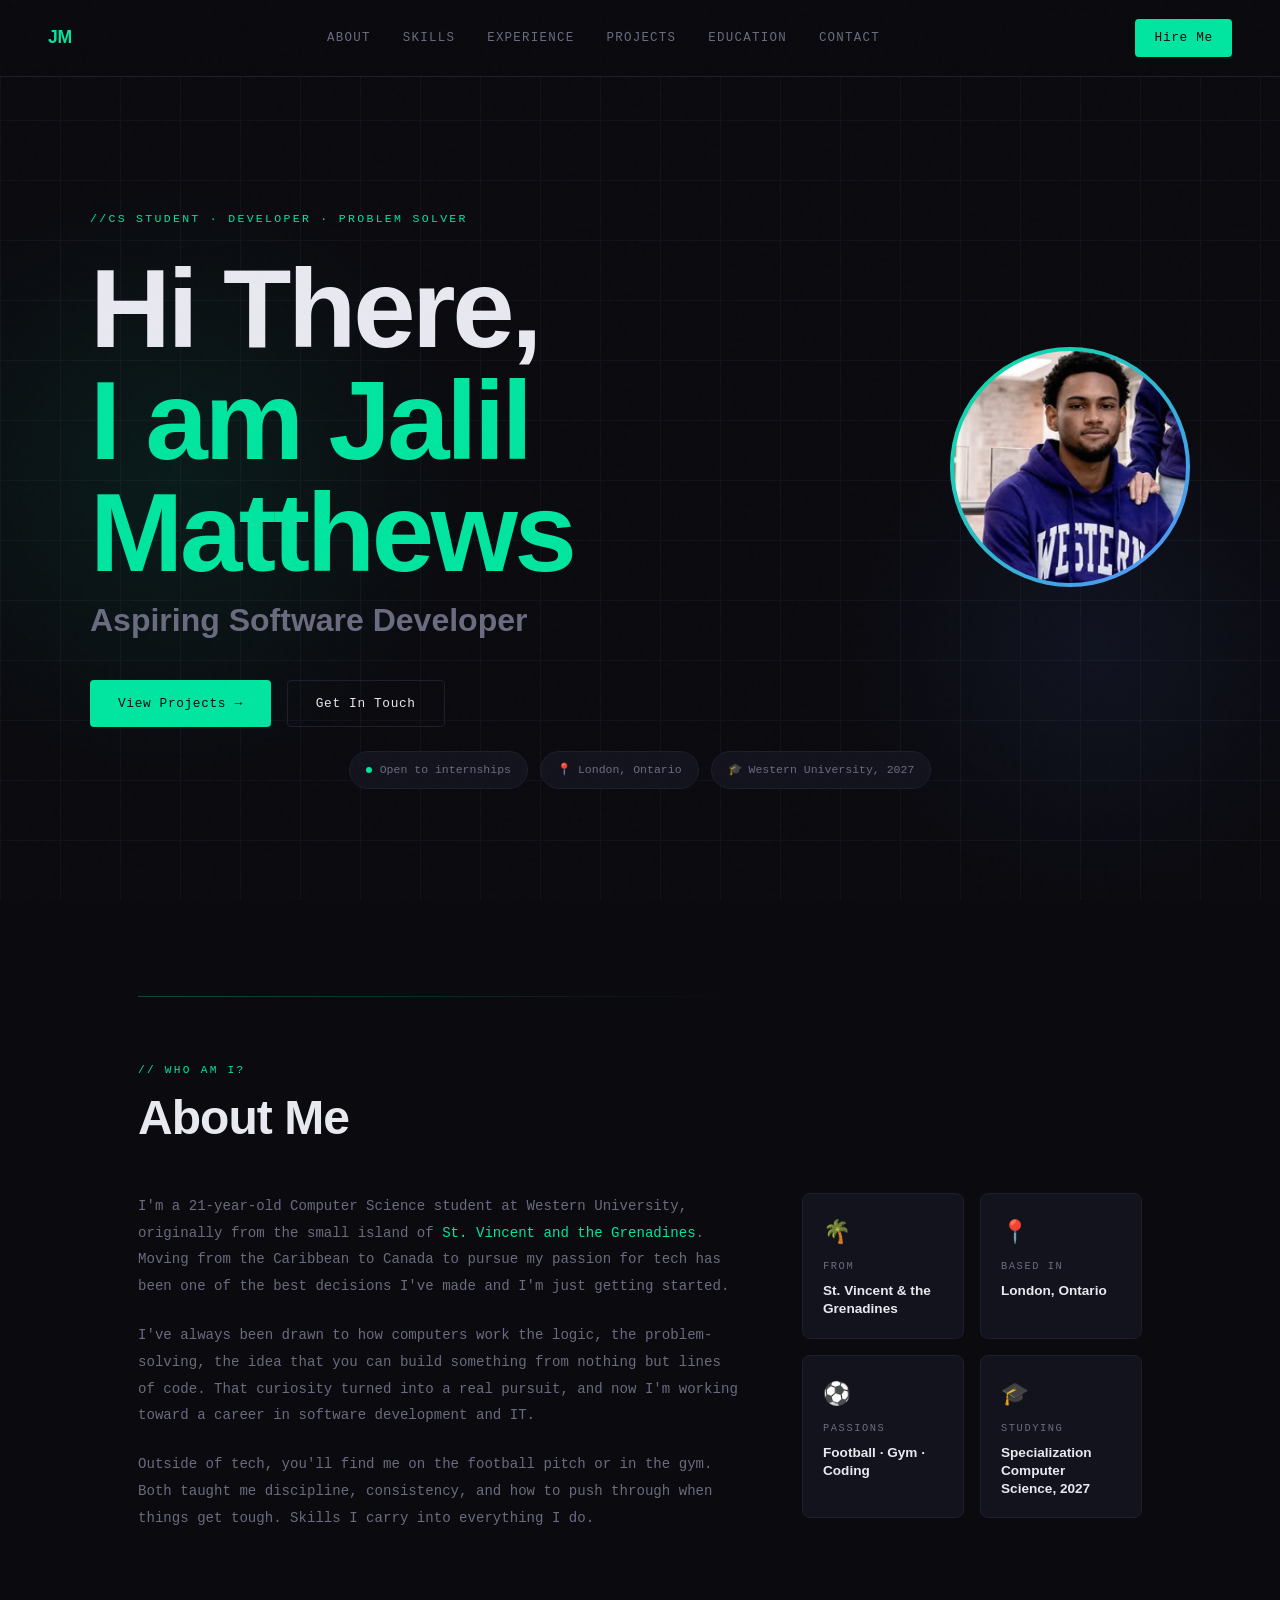
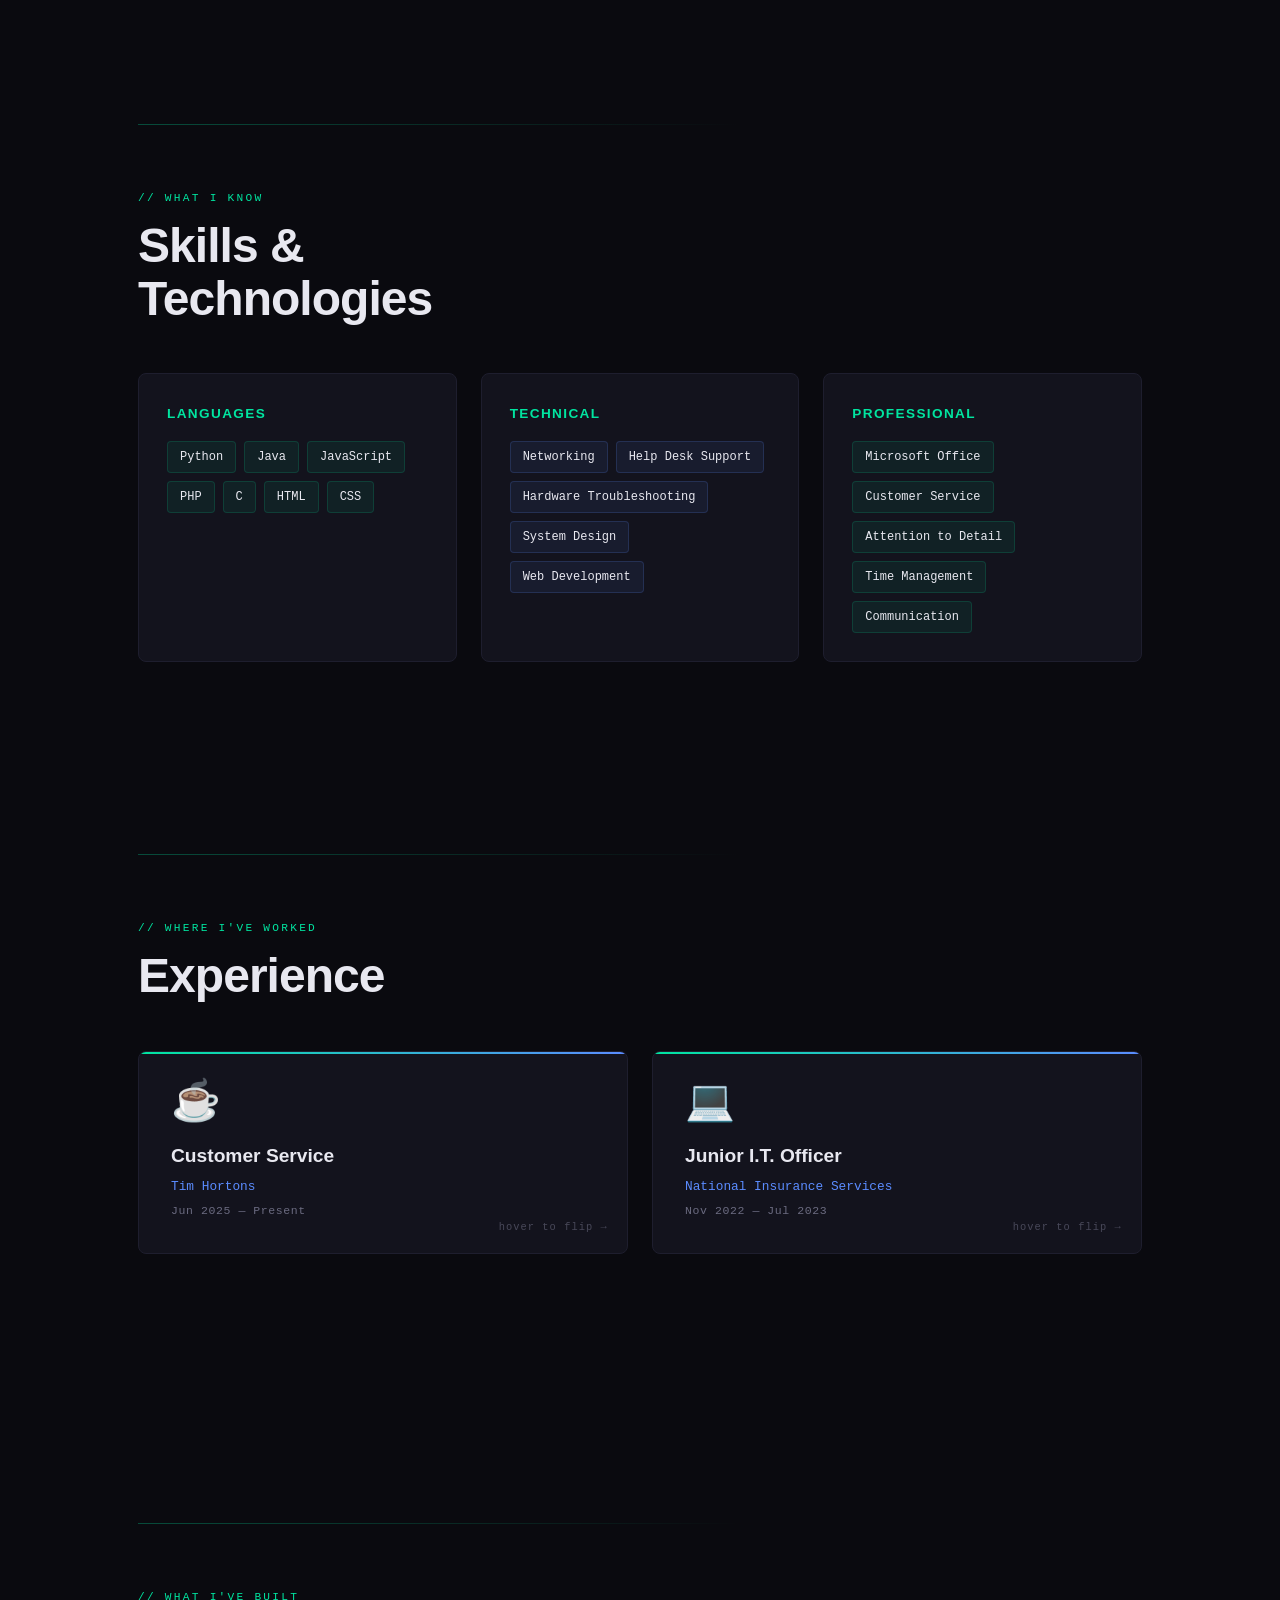
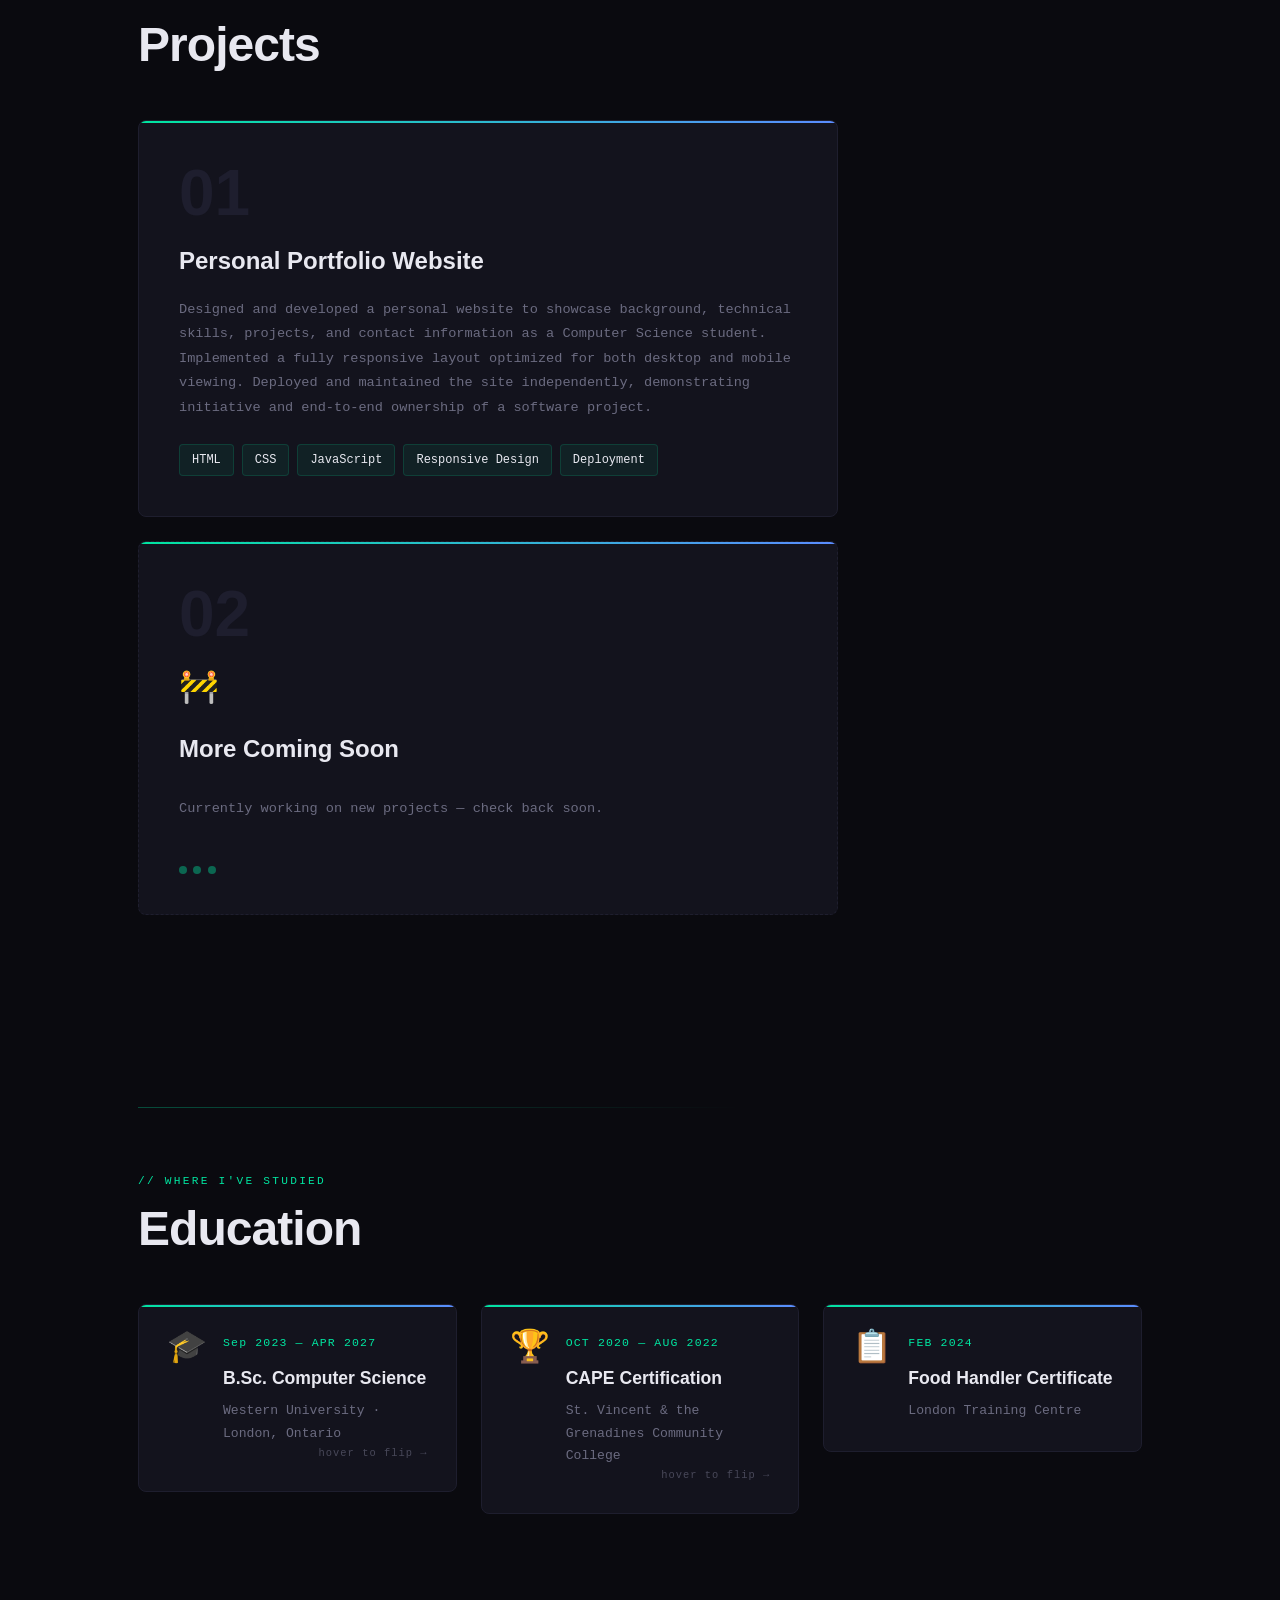
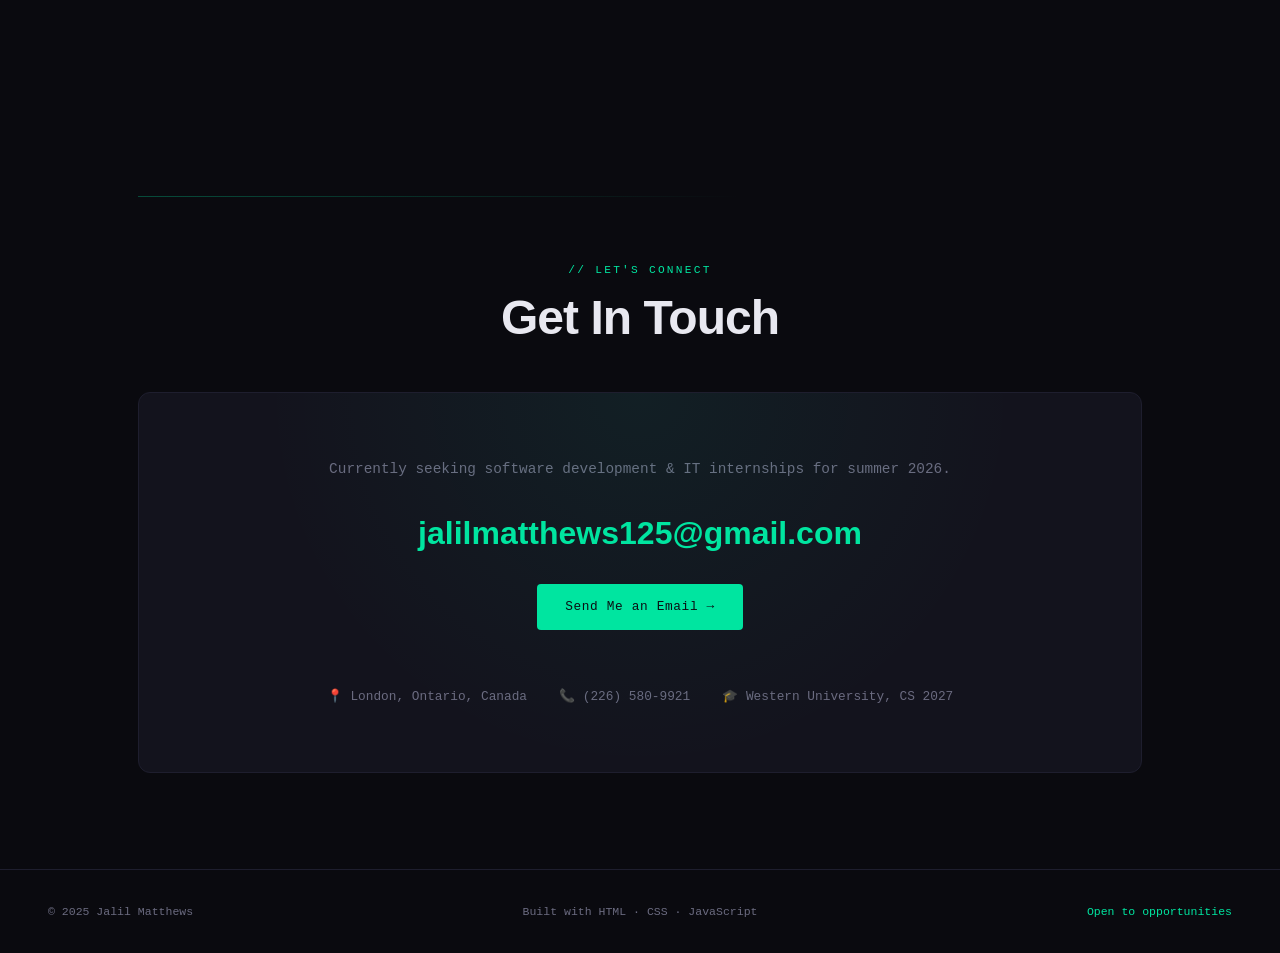
<file: index.html>
<!DOCTYPE html>
<html lang="en">
<head>
  <meta charset="UTF-8" />
  <meta name="viewport" content="width=device-width, initial-scale=1.0"/>
  <title>Jalil Matthews — CS Student & Developer</title>
  <link rel="stylesheet" href="styles.css"/>
</head>
<body>

  
  <nav>
    <div class="navLogo"><a href="#intro">JM</a></div>
    <ul class="navLinks">
      <li><a href="#about">About</a></li>
      <li><a href="#skills">Skills</a></li>
      <li><a href="#experience">Experience</a></li>
      <li><a href="#projects">Projects</a></li>
      <li><a href="#education">Education</a></li>
      <li><a href="#contact">Contact</a></li>
    </ul>
    <a href="mailto:jalilmatthews125@gmail.com" class="btn btn-primary" style="padding:0.5rem 1.2rem;">Hire Me</a>
  </nav>

  
 <section id="intro" >
  <div class="intro-grid-bg"></div>
  <div class="intro-glow"></div>
  <div class="intro-glow2"></div>

  <div class="intro-inner">
    <div class="intro-content">
      <div class="intro-tag">//CS Student · Developer · Problem Solver</div>
      <h1 class="intro-name">Hi There,<br><span>I am Jalil Matthews</span></h1>
      <p class="intro-sub">Aspiring Software Developer</p>
      <div class="intro-ctas">
        <a href="#projects" class="btn btn-primary">View Projects →</a>
        <a href="https://www.linkedin.com/in/jalil-matthews-21b162264/" target="_blank" class="btn btn-outline">Get In Touch</a>
      </div>
    </div>

    <div class="intro-photo-wrap">
      <div class="intro-photo-ring">
        <img src="Jalil_portrait.png" alt="Jalil Matthews" class="intro-photo-img"/>
        <div class="intro-photo-placeholder"><span>JM</span></div>
      </div>
    </div>
  </div>

  <div class="intro-pills">
    <div class="status-pill"><span class="status-dot"></span> Open to internships</div>
    <div class="status-pill">📍 London, Ontario</div>
    <div class="status-pill">🎓 Western University, 2027</div>
  </div>
 </section>

 
 <section id="about">
  <div class="divider"></div>
  <p class="section-label reveal">// Who am I?</p>
  <h2 class="section-title reveal">About Me</h2>

  <div class="about-grid">
    <div class="about-text reveal">
      <p>
        I'm a 21-year-old Computer Science student at Western University, originally from the 
        small island of <span class="about-highlight">St. Vincent and the Grenadines</span>. 
        Moving from the Caribbean to Canada to pursue my passion for tech has been one of the 
        best decisions I've made and I'm just getting started.
      </p>
      <p>
        I've always been drawn to how computers work the logic, the problem-solving, the 
        idea that you can build something from nothing but lines of code. That curiosity turned 
        into a real pursuit, and now I'm working toward a career in software development and IT.
      </p>
      <p>
        Outside of tech, you'll find me on the football pitch or in the gym. Both taught me 
        discipline, consistency, and how to push through when things get tough. Skills I carry 
        into everything I do.
      </p>
    </div>

    <div class="about-cards reveal">
      <div class="about-stat-card">
        <span class="about-stat-icon">🌴</span>
        <div class="about-stat-label">From</div>
        <div class="about-stat-value">St. Vincent &amp; the Grenadines</div>
      </div>
      <div class="about-stat-card">
        <span class="about-stat-icon">📍</span>
        <div class="about-stat-label">Based In</div>
        <div class="about-stat-value">London, Ontario</div>
      </div>
      <div class="about-stat-card">
        <span class="about-stat-icon">⚽</span>
        <div class="about-stat-label">Passions</div>
        <div class="about-stat-value">Football · Gym · Coding</div>
      </div>
      <div class="about-stat-card">
        <span class="about-stat-icon">🎓</span>
        <div class="about-stat-label">Studying</div>
        <div class="about-stat-value">Specialization Computer Science, 2027</div>
      </div>
    </div>
  </div>
 </section>

  
  <section id="skills">
    <div class="divider"></div>
    <p class="section-label reveal">// What I know</p>
    <h2 class="section-title reveal">Skills &<br>Technologies</h2>
    <div class="skills-grid">
      <div class="skill-card reveal">
        <div class="skill-card-title">Languages</div>
        <div class="skill-tags">
          <span class="tag">Python</span>
          <span class="tag">Java</span>
          <span class="tag">JavaScript</span>
          <span class="tag">PHP</span>
          <span class="tag">C</span>
          <span class="tag">HTML</span>
          <span class="tag">CSS</span>
        </div>
      </div>
      <div class="skill-card reveal">
        <div class="skill-card-title">Technical</div>
        <div class="skill-tags">
          <span class="tag blue">Networking</span>
          <span class="tag blue">Help Desk Support</span>
          <span class="tag blue">Hardware Troubleshooting</span>
          <span class="tag blue">System Design</span>
          <span class="tag blue">Web Development</span>
        </div>
      </div>
      <div class="skill-card reveal">
        <div class="skill-card-title">Professional</div>
        <div class="skill-tags">
          <span class="tag">Microsoft Office</span>
          <span class="tag">Customer Service</span>
          <span class="tag">Attention to Detail</span>
          <span class="tag">Time Management</span>
          <span class="tag">Communication</span>
        </div>
      </div>
    </div>
  </section>


  <section id="experience">
  <div class="divider"></div>
  <p class="section-label reveal">// Where I've worked</p>
  <h2 class="section-title reveal">Experience</h2>

  <div class="exp-grid">

    <div class="exp-card reveal">
      <div class="exp-card-inner">
        <!-- FRONT -->
        <div class="exp-front">
          <div class="exp-logo">☕</div>
          <div class="exp-front-info">
            <div class="exp-role">Customer Service</div>
            <div class="exp-company">Tim Hortons</div>
            <div class="exp-date">Jun 2025 — Present</div>
          </div>
          <div class="exp-flip-hint">hover to flip →</div>
        </div>
        <!-- BACK -->
        <div class="exp-back">
          <div class="exp-back-title">Responsibilities</div>
          <ul class="exp-back-list">
            <li>Strengthened multitasking and time management in a fast-paced environment</li>
            <li>Delivered excellent customer care ensuring positive experiences</li>
            <li>Operated point-of-sale systems to process transactions accurately</li>
            <li>Maintained an organized workspace for smooth operational flow</li>
          </ul>
        </div>
      </div>
    </div>

    <div class="exp-card reveal">
      <div class="exp-card-inner">
        <!-- FRONT -->
        <div class="exp-front">
          <div class="exp-logo">💻</div>
          <div class="exp-front-info">
            <div class="exp-role">Junior I.T. Officer</div>
            <div class="exp-company">National Insurance Services</div>
            <div class="exp-date">Nov 2022 — Jul 2023</div>
          </div>
          <div class="exp-flip-hint">hover to flip →</div>
        </div>
        <!-- BACK -->
        <div class="exp-back">
          <div class="exp-back-title">Responsibilities</div>
          <ul class="exp-back-list">
            <li>Provided IT support resolving hardware, software and network issues</li>
            <li>Updated componentents on the Company's internal website</li>
            <li>Cultivated professional communication skills with diverse user groups</li>
            <li>Demonstrated strong problem-solving in fast-paced scenarios</li>
            <li>Adopted new technologies to continuously improve service delivery</li>
          </ul>
        </div>
      </div>
    </div>

  </div>
</section>

  
  <section id="projects">
    <div class="divider"></div>
    <p class="section-label reveal">// What I've built</p>
    <h2 class="section-title reveal">Projects</h2>
    <div class="project-card reveal" style="max-width:700px;">
      <div class="project-number">01</div>
      <div class="project-title">Personal Portfolio Website</div>
      <p class="project-desc">
        Designed and developed a personal website to showcase background, technical skills, projects, and contact information as a Computer Science student. Implemented a fully responsive layout optimized for both desktop and mobile viewing. Deployed and maintained the site independently, demonstrating initiative and end-to-end ownership of a software project.
      </p>
      <div class="project-stack">
        <span class="tag">HTML</span>
        <span class="tag">CSS</span>
        <span class="tag">JavaScript</span>
        <span class="tag">Responsive Design</span>
        <span class="tag">Deployment</span>
      </div>
    </div>
    <div class="project-card project-coming-soon reveal" style="max-width:700px; margin-top: 1.5rem;">
  <div class="project-number">02</div>
  <div class="coming-soon-content">
    <div class="coming-soon-icon">🚧</div>
    <div class="project-title">More Coming Soon</div>
    <p class="project-desc">Currently working on new projects — check back soon.</p>
    <div class="coming-soon-dots">
      <span></span>
      <span></span>
      <span></span>
    </div>
  </div>
</div>
    
  </section>

  
  <section id="education">
  <div class="divider"></div>
  <p class="section-label reveal">// Where I've studied</p>
  <h2 class="section-title reveal">Education</h2>

  <div class="edu-flip-grid">

    <!-- Western University -->
    <div class="edu-card-flip reveal">
      <div class="edu-card-inner">
        <!-- FRONT -->
        <div class="edu-front">
          <div class="edu-front-top">
            <div class="edu-icon">🎓</div>
            <div>
              <div class="edu-year">Sep 2023 — APR 2027</div>
              <div class="edu-degree">B.Sc. Computer Science</div>
              <div class="edu-school">Western University · London, Ontario</div>
            </div>
          </div>
          <div class="edu-flip-hint">hover to flip →</div>
        </div>
        <!-- BACK -->
        <div class="edu-back">
          <div class="edu-back-title">Relevant Courses</div>
          <div class="edu-course-tags">
            <span class="tag">CS1027</span>
            <span class="tag">CS2210</span>
            <span class="tag">CS2209</span>
            <span class="tag">CS2212</span>
            <span class="tag">CS3305</span>
            <span class="tag">CS3350</span>
            <span class="tag">CS3319</span>
            <span class="tag">CS3342</span>
          </div>
        </div>
      </div>
    </div>

    <!-- CAPE -->
    <div class="edu-card-flip reveal">
      <div class="edu-card-inner">
        <!-- FRONT -->
        <div class="edu-front">
          <div class="edu-front-top">
            <div class="edu-icon">🏆</div>
            <div>
              <div class="edu-year">OCT 2020 — AUG 2022</div>
              <div class="edu-degree">CAPE Certification</div>
              <div class="edu-school">St. Vincent &amp; the Grenadines Community College</div>
            </div>
          </div>
          <div class="edu-flip-hint">hover to flip →</div>
        </div>
        <!-- BACK -->
        <div class="edu-back">
          <div class="edu-back-title">🥇 Ranked Tied #1 in the Caribbean — Unit 2 Computer Science</div>
          <div class="edu-grades-grid">
            <div class="edu-grades-col">
              <div class="edu-grades-header">Unit 1</div>
              <div class="edu-grade-row"><span>Accounting</span><span class="grade grade-top">I</span></div>
              <div class="edu-grade-row"><span>Communication Studies</span><span class="grade">II</span></div>
                            <div class="edu-grade-row"><span>Computer Science</span><span class="grade grade-top">I</span></div>
              <div class="edu-grade-row"><span>Management of Business</span><span class="grade">II</span></div>
              <div class="edu-grade-row"><span>Pure Mathematics</span><span class="grade">IV</span></div>

              
            </div>
            <div class="edu-grades-col">
              <div class="edu-grades-header">Unit 2</div>
              <div class="edu-grade-row"><span>Accounting</span><span class="grade grade-top">I</span></div>
              <div class="edu-grade-row"><span>Computer Science</span><span class="grade grade-top">I</span></div>
              <div class="edu-grade-row"><span>Management of Business</span><span class="grade grade-top">I</span></div>
            </div>
          </div>
        </div>
      </div>
    </div>

    <!-- Food Handler -->
    <div class="edu-card-flip reveal">
      <div class="edu-card-inner">
        <!-- FRONT -->
        <div class="edu-front">
          <div class="edu-front-top">
            <div class="edu-icon">📋</div>
            <div>
              <div class="edu-year">FEB 2024</div>
              <div class="edu-degree">Food Handler Certificate</div>
              <div class="edu-school">London Training Centre</div>
            </div>
          </div>
        </div>
        <!-- BACK (simple) -->
        <div class="edu-back" style="justify-content:center; align-items:center; text-align:center;">
          <div style="font-size:2.5rem;">✅</div>
          <div class="edu-back-title" style="margin-top:0.75rem;">Certified Food Handler</div>
          <p style="color:var(--muted);font-size:0.78rem;margin-top:0.5rem;">Completed Feb 2024 at London Training Centre</p>
        </div>
      </div>
    </div>

  </div>
</section>

  
  <section id="contact">
    <div class="divider"></div>
    <p class="section-label reveal">// Let's connect</p>
    <h2 class="section-title reveal">Get In Touch</h2>
    <div class="contact-box reveal">
      <p style="color:var(--muted);font-size:0.9rem;">Currently seeking software development &amp; IT internships for summer 2026.</p>
      <a href="https://mail.google.com/mail/?view=cm&to=jalilmatthews125@gmail.com" target="_blank" class="contact-email">
  jalilmatthews125@gmail.com
</a>
      <a href="https://mail.google.com/mail/?view=cm&to=jalilmatthews125@gmail.com" target="_blank" class="btn btn-primary"
   style="margin:0 auto 1.5rem;">
  Send Me an Email →
</a>
      <div class="contact-meta">
        <div class="contact-item">📍 London, Ontario, Canada</div>
        <div class="contact-item">📞 (226) 580-9921</div>
        <div class="contact-item">🎓 Western University, CS 2027</div>
      </div>
    </div>
  </section>

  <footer>
    <span>© 2025 Jalil Matthews</span>
    <span>Built with HTML · CSS · JavaScript</span>
    <span style="color:var(--accent);">Open to opportunities</span>
  </footer>
<script src="main.js"></script>
</body>
</file>
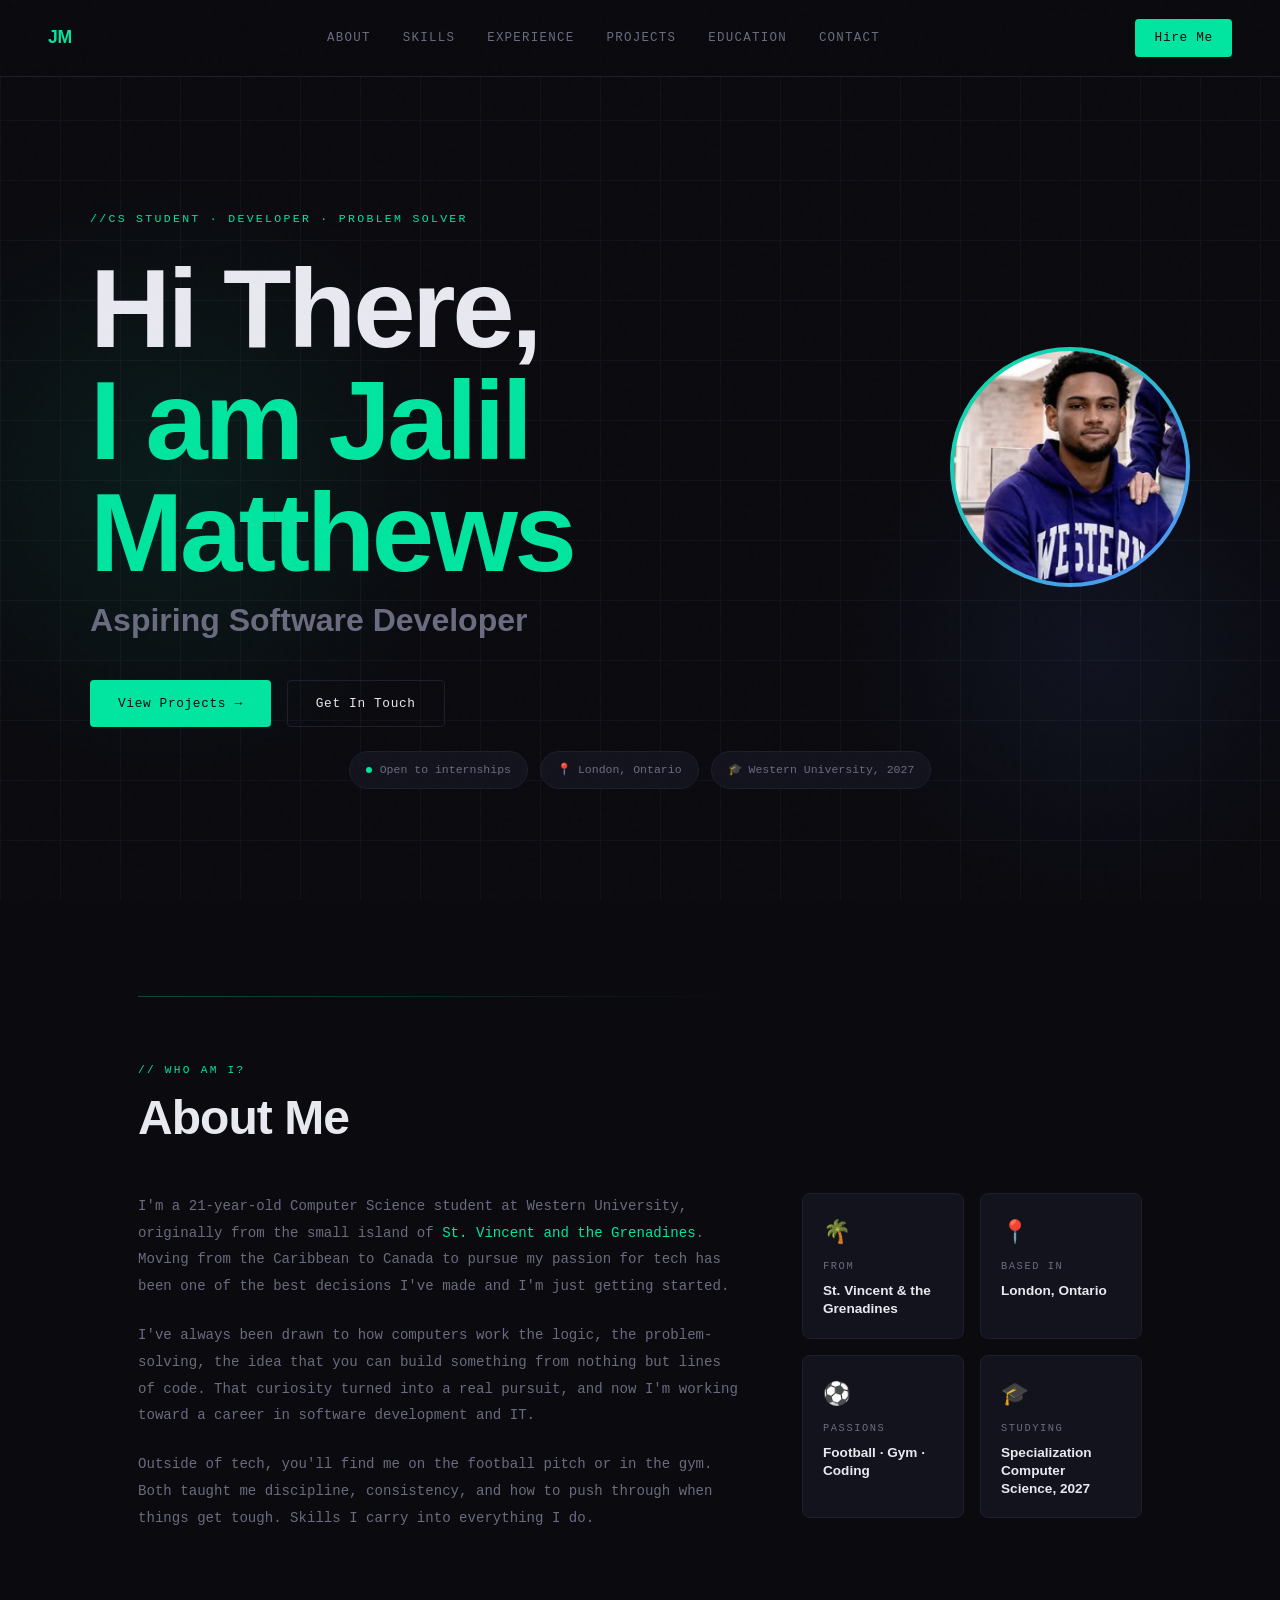
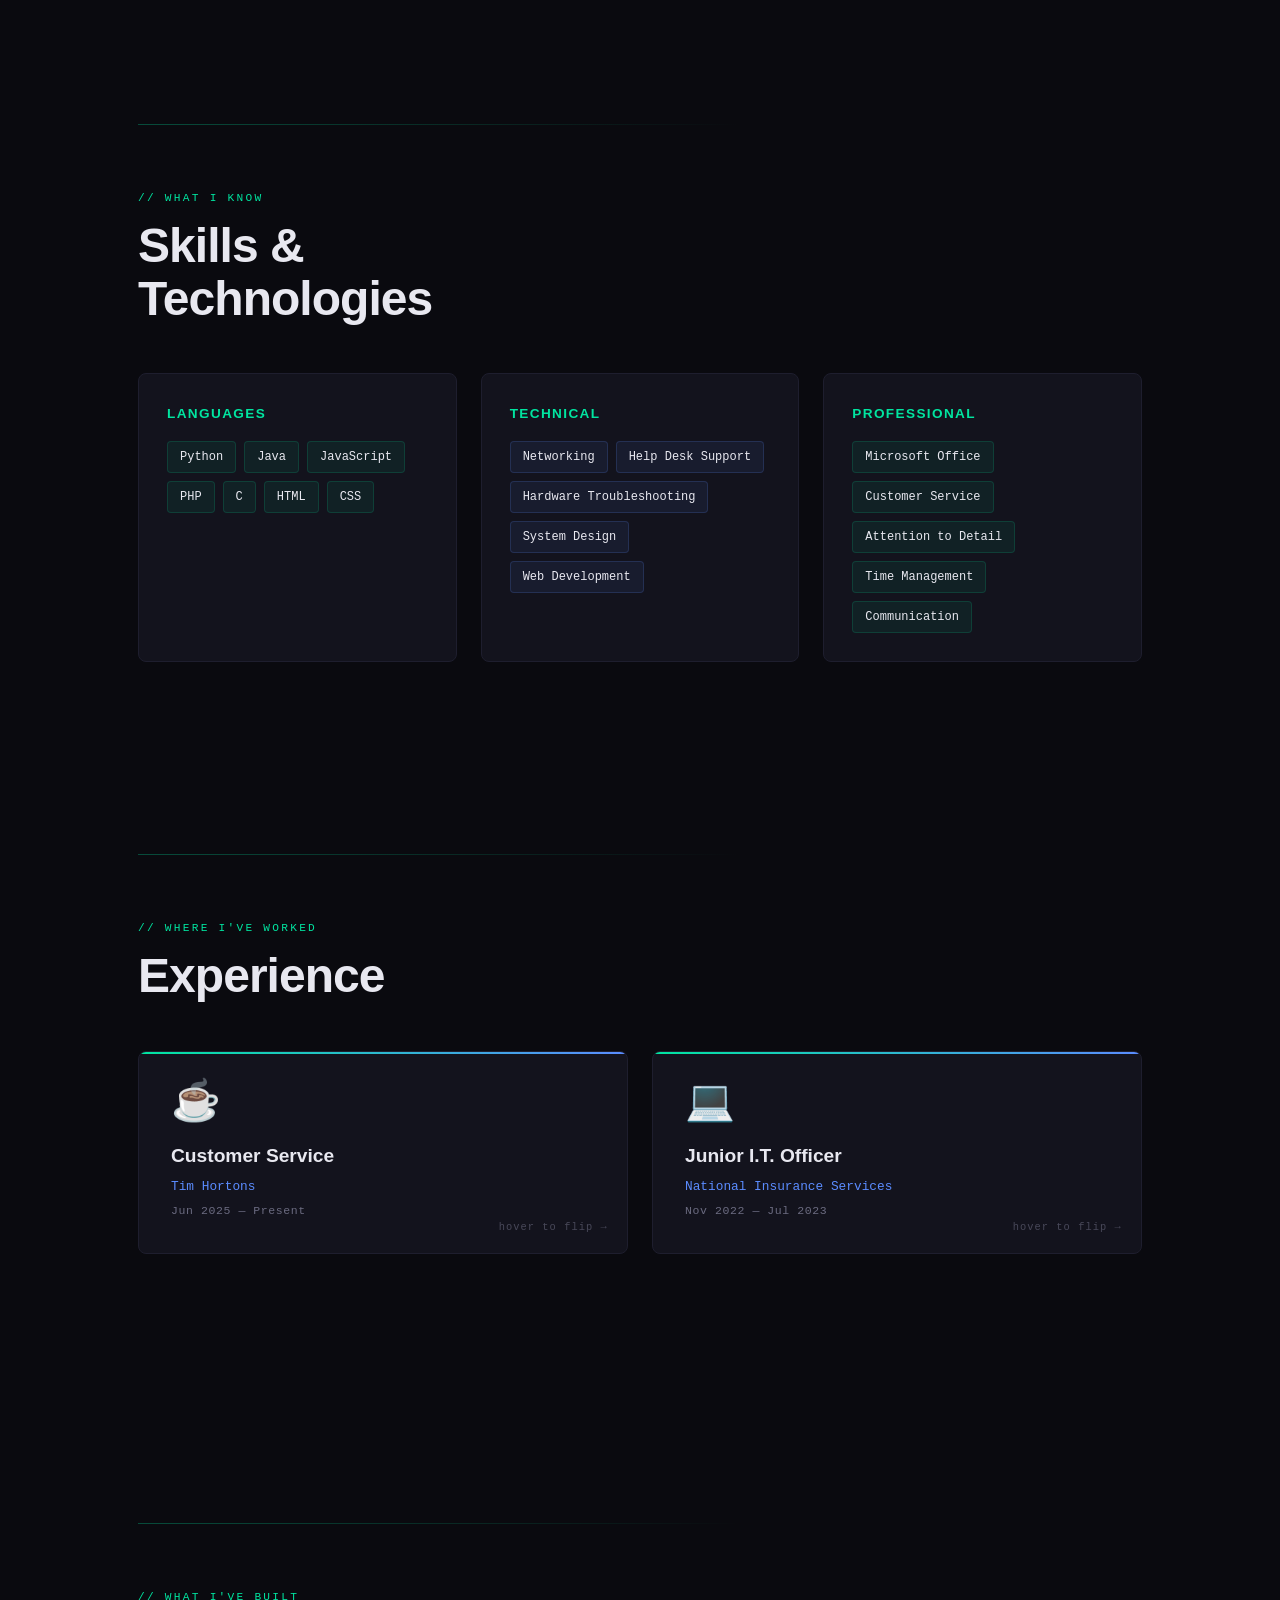
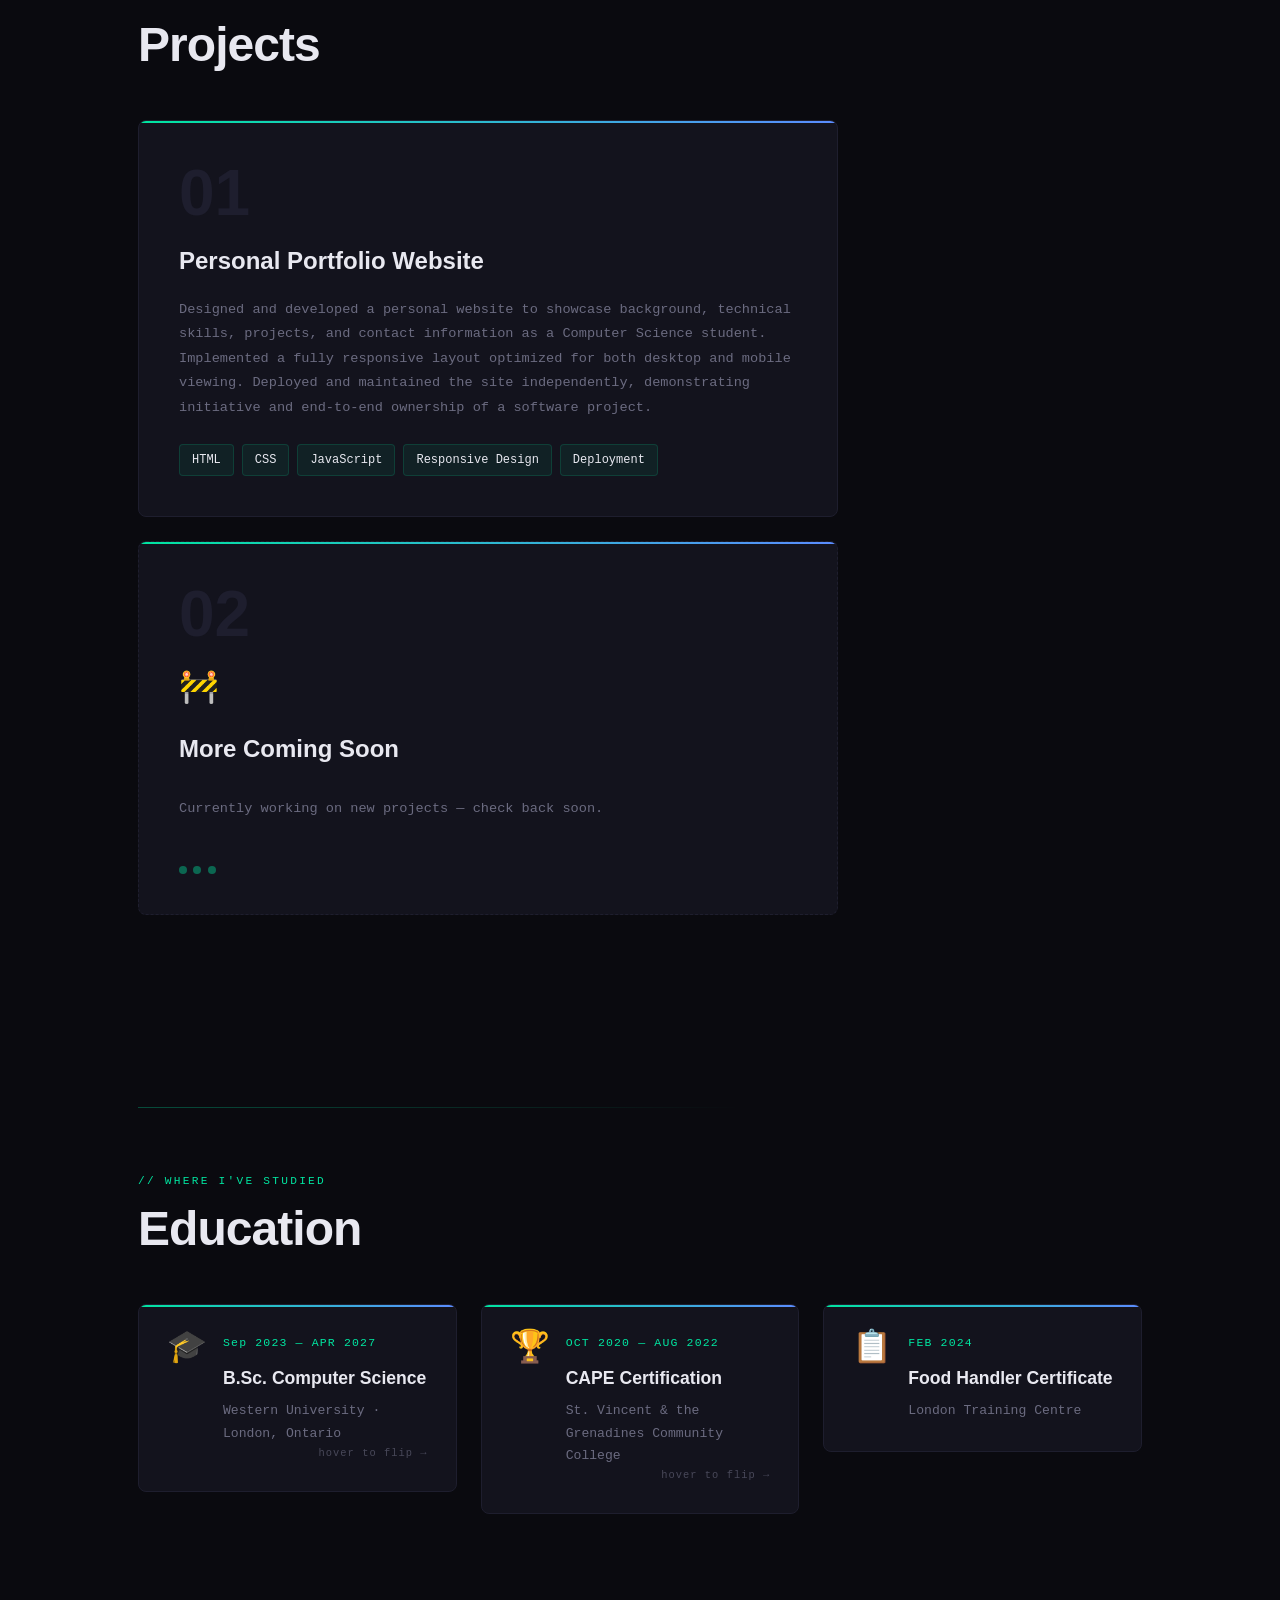
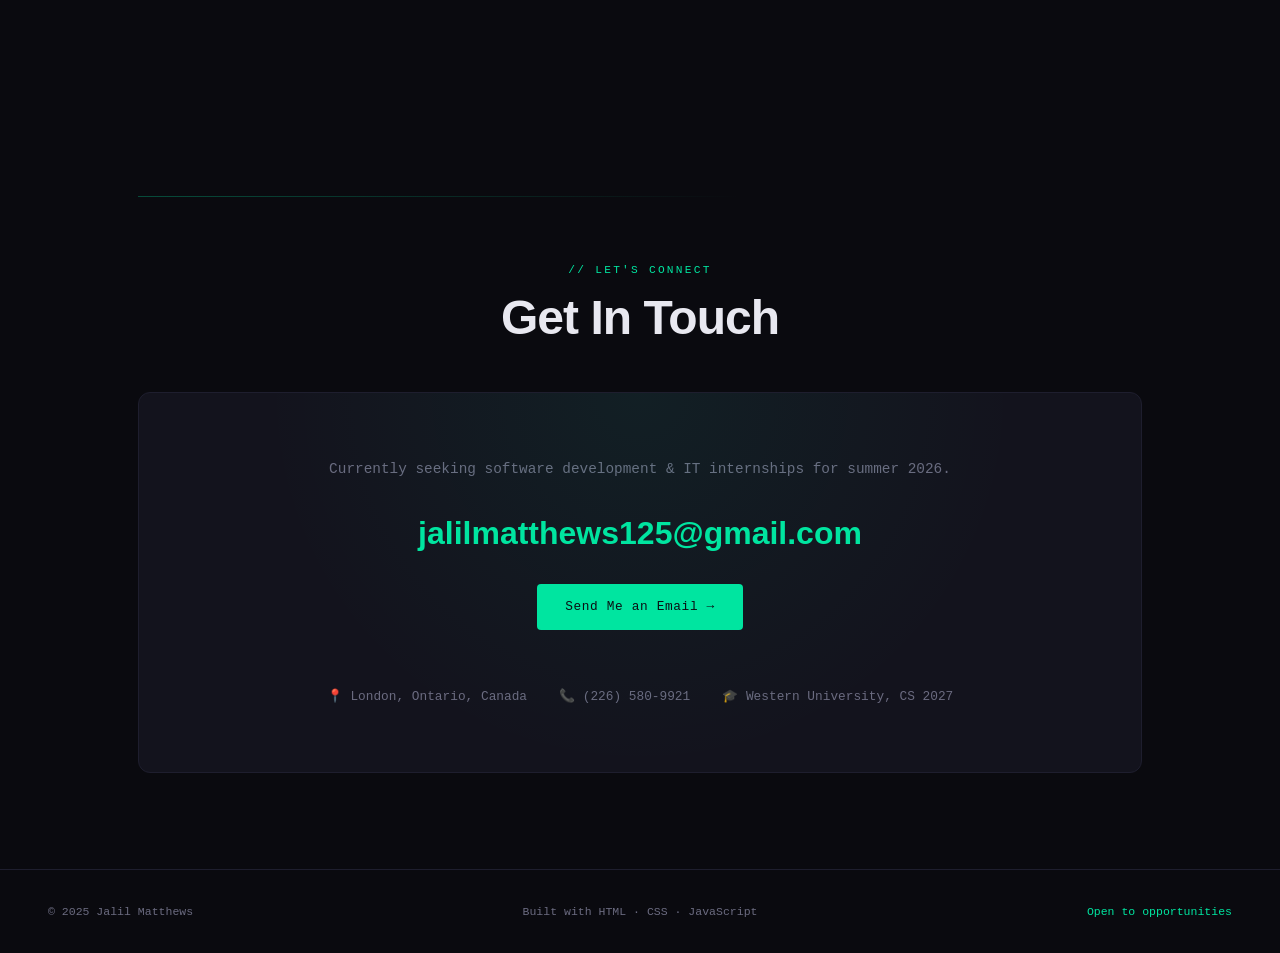
<file: Home.html>
<!DOCTYPE html>
<html lang="en">
<head>
  <meta charset="UTF-8" />
  <meta name="viewport" content="width=device-width, initial-scale=1.0"/>
  <title>Jalil Matthews — CS Student & Developer</title>
  <link rel="stylesheet" href="styles.css"/>
</head>
<body>

  
  <nav>
    <div class="navLogo"><a href="#intro">JM</a></div>
    <ul class="navLinks">
      <li><a href="#about">About</a></li>
      <li><a href="#skills">Skills</a></li>
      <li><a href="#experience">Experience</a></li>
      <li><a href="#projects">Projects</a></li>
      <li><a href="#education">Education</a></li>
      <li><a href="#contact">Contact</a></li>
    </ul>
    <a href="mailto:jalilmatthews125@gmail.com" class="btn btn-primary" style="padding:0.5rem 1.2rem;">Hire Me</a>
  </nav>

  
 <section id="intro" >
  <div class="intro-grid-bg"></div>
  <div class="intro-glow"></div>
  <div class="intro-glow2"></div>

  <div class="intro-inner">
    <div class="intro-content">
      <div class="intro-tag">//CS Student · Developer · Problem Solver</div>
      <h1 class="intro-name">Hi There,<br><span>I am Jalil Matthews</span></h1>
      <p class="intro-sub">Aspiring Software Developer</p>
      <div class="intro-ctas">
        <a href="#projects" class="btn btn-primary">View Projects →</a>
        <a href="https://www.linkedin.com/in/jalil-matthews-21b162264/" target="_blank" class="btn btn-outline">Get In Touch</a>
      </div>
    </div>

    <div class="intro-photo-wrap">
      <div class="intro-photo-ring">
        <img src="Jalil_portrait.png" alt="Jalil Matthews" class="intro-photo-img"/>
        <div class="intro-photo-placeholder"><span>JM</span></div>
      </div>
    </div>
  </div>

  <div class="intro-pills">
    <div class="status-pill"><span class="status-dot"></span> Open to internships</div>
    <div class="status-pill">📍 London, Ontario</div>
    <div class="status-pill">🎓 Western University, 2027</div>
  </div>
 </section>

 
 <section id="about">
  <div class="divider"></div>
  <p class="section-label reveal">// Who am I?</p>
  <h2 class="section-title reveal">About Me</h2>

  <div class="about-grid">
    <div class="about-text reveal">
      <p>
        I'm a 21-year-old Computer Science student at Western University, originally from the 
        small island of <span class="about-highlight">St. Vincent and the Grenadines</span>. 
        Moving from the Caribbean to Canada to pursue my passion for tech has been one of the 
        best decisions I've made and I'm just getting started.
      </p>
      <p>
        I've always been drawn to how computers work the logic, the problem-solving, the 
        idea that you can build something from nothing but lines of code. That curiosity turned 
        into a real pursuit, and now I'm working toward a career in software development and IT.
      </p>
      <p>
        Outside of tech, you'll find me on the football pitch or in the gym. Both taught me 
        discipline, consistency, and how to push through when things get tough. Skills I carry 
        into everything I do.
      </p>
    </div>

    <div class="about-cards reveal">
      <div class="about-stat-card">
        <span class="about-stat-icon">🌴</span>
        <div class="about-stat-label">From</div>
        <div class="about-stat-value">St. Vincent &amp; the Grenadines</div>
      </div>
      <div class="about-stat-card">
        <span class="about-stat-icon">📍</span>
        <div class="about-stat-label">Based In</div>
        <div class="about-stat-value">London, Ontario</div>
      </div>
      <div class="about-stat-card">
        <span class="about-stat-icon">⚽</span>
        <div class="about-stat-label">Passions</div>
        <div class="about-stat-value">Football · Gym · Coding</div>
      </div>
      <div class="about-stat-card">
        <span class="about-stat-icon">🎓</span>
        <div class="about-stat-label">Studying</div>
        <div class="about-stat-value">Specialization Computer Science, 2027</div>
      </div>
    </div>
  </div>
 </section>

  
  <section id="skills">
    <div class="divider"></div>
    <p class="section-label reveal">// What I know</p>
    <h2 class="section-title reveal">Skills &<br>Technologies</h2>
    <div class="skills-grid">
      <div class="skill-card reveal">
        <div class="skill-card-title">Languages</div>
        <div class="skill-tags">
          <span class="tag">Python</span>
          <span class="tag">Java</span>
          <span class="tag">JavaScript</span>
          <span class="tag">PHP</span>
          <span class="tag">C</span>
          <span class="tag">HTML</span>
          <span class="tag">CSS</span>
        </div>
      </div>
      <div class="skill-card reveal">
        <div class="skill-card-title">Technical</div>
        <div class="skill-tags">
          <span class="tag blue">Networking</span>
          <span class="tag blue">Help Desk Support</span>
          <span class="tag blue">Hardware Troubleshooting</span>
          <span class="tag blue">System Design</span>
          <span class="tag blue">Web Development</span>
        </div>
      </div>
      <div class="skill-card reveal">
        <div class="skill-card-title">Professional</div>
        <div class="skill-tags">
          <span class="tag">Microsoft Office</span>
          <span class="tag">Customer Service</span>
          <span class="tag">Attention to Detail</span>
          <span class="tag">Time Management</span>
          <span class="tag">Communication</span>
        </div>
      </div>
    </div>
  </section>


  <section id="experience">
  <div class="divider"></div>
  <p class="section-label reveal">// Where I've worked</p>
  <h2 class="section-title reveal">Experience</h2>

  <div class="exp-grid">

    <div class="exp-card reveal">
      <div class="exp-card-inner">
        <!-- FRONT -->
        <div class="exp-front">
          <div class="exp-logo">☕</div>
          <div class="exp-front-info">
            <div class="exp-role">Customer Service</div>
            <div class="exp-company">Tim Hortons</div>
            <div class="exp-date">Jun 2025 — Present</div>
          </div>
          <div class="exp-flip-hint">hover to flip →</div>
        </div>
        <!-- BACK -->
        <div class="exp-back">
          <div class="exp-back-title">Responsibilities</div>
          <ul class="exp-back-list">
            <li>Strengthened multitasking and time management in a fast-paced environment</li>
            <li>Delivered excellent customer care ensuring positive experiences</li>
            <li>Operated point-of-sale systems to process transactions accurately</li>
            <li>Maintained an organized workspace for smooth operational flow</li>
          </ul>
        </div>
      </div>
    </div>

    <div class="exp-card reveal">
      <div class="exp-card-inner">
        <!-- FRONT -->
        <div class="exp-front">
          <div class="exp-logo">💻</div>
          <div class="exp-front-info">
            <div class="exp-role">Junior I.T. Officer</div>
            <div class="exp-company">National Insurance Services</div>
            <div class="exp-date">Nov 2022 — Jul 2023</div>
          </div>
          <div class="exp-flip-hint">hover to flip →</div>
        </div>
        <!-- BACK -->
        <div class="exp-back">
          <div class="exp-back-title">Responsibilities</div>
          <ul class="exp-back-list">
            <li>Provided IT support resolving hardware, software and network issues</li>
            <li>Updated componentents on the Company's internal website</li>
            <li>Cultivated professional communication skills with diverse user groups</li>
            <li>Demonstrated strong problem-solving in fast-paced scenarios</li>
            <li>Adopted new technologies to continuously improve service delivery</li>
          </ul>
        </div>
      </div>
    </div>

  </div>
</section>

  
  <section id="projects">
    <div class="divider"></div>
    <p class="section-label reveal">// What I've built</p>
    <h2 class="section-title reveal">Projects</h2>
    <div class="project-card reveal" style="max-width:700px;">
      <div class="project-number">01</div>
      <div class="project-title">Personal Portfolio Website</div>
      <p class="project-desc">
        Designed and developed a personal website to showcase background, technical skills, projects, and contact information as a Computer Science student. Implemented a fully responsive layout optimized for both desktop and mobile viewing. Deployed and maintained the site independently, demonstrating initiative and end-to-end ownership of a software project.
      </p>
      <div class="project-stack">
        <span class="tag">HTML</span>
        <span class="tag">CSS</span>
        <span class="tag">JavaScript</span>
        <span class="tag">Responsive Design</span>
        <span class="tag">Deployment</span>
      </div>
    </div>
    <div class="project-card project-coming-soon reveal" style="max-width:700px; margin-top: 1.5rem;">
  <div class="project-number">02</div>
  <div class="coming-soon-content">
    <div class="coming-soon-icon">🚧</div>
    <div class="project-title">More Coming Soon</div>
    <p class="project-desc">Currently working on new projects — check back soon.</p>
    <div class="coming-soon-dots">
      <span></span>
      <span></span>
      <span></span>
    </div>
  </div>
</div>
    
  </section>

  
  <section id="education">
  <div class="divider"></div>
  <p class="section-label reveal">// Where I've studied</p>
  <h2 class="section-title reveal">Education</h2>

  <div class="edu-flip-grid">

    <!-- Western University -->
    <div class="edu-card-flip reveal">
      <div class="edu-card-inner">
        <!-- FRONT -->
        <div class="edu-front">
          <div class="edu-front-top">
            <div class="edu-icon">🎓</div>
            <div>
              <div class="edu-year">Sep 2023 — APR 2027</div>
              <div class="edu-degree">B.Sc. Computer Science</div>
              <div class="edu-school">Western University · London, Ontario</div>
            </div>
          </div>
          <div class="edu-flip-hint">hover to flip →</div>
        </div>
        <!-- BACK -->
        <div class="edu-back">
          <div class="edu-back-title">Relevant Courses</div>
          <div class="edu-course-tags">
            <span class="tag">CS1027</span>
            <span class="tag">CS2210</span>
            <span class="tag">CS2209</span>
            <span class="tag">CS2212</span>
            <span class="tag">CS3305</span>
            <span class="tag">CS3350</span>
            <span class="tag">CS3319</span>
            <span class="tag">CS3342</span>
          </div>
        </div>
      </div>
    </div>

    <!-- CAPE -->
    <div class="edu-card-flip reveal">
      <div class="edu-card-inner">
        <!-- FRONT -->
        <div class="edu-front">
          <div class="edu-front-top">
            <div class="edu-icon">🏆</div>
            <div>
              <div class="edu-year">OCT 2020 — AUG 2022</div>
              <div class="edu-degree">CAPE Certification</div>
              <div class="edu-school">St. Vincent &amp; the Grenadines Community College</div>
            </div>
          </div>
          <div class="edu-flip-hint">hover to flip →</div>
        </div>
        <!-- BACK -->
        <div class="edu-back">
          <div class="edu-back-title">🥇 Ranked Tied #1 in the Caribbean — Unit 2 Computer Science</div>
          <div class="edu-grades-grid">
            <div class="edu-grades-col">
              <div class="edu-grades-header">Unit 1</div>
              <div class="edu-grade-row"><span>Accounting</span><span class="grade grade-top">I</span></div>
              <div class="edu-grade-row"><span>Communication Studies</span><span class="grade">II</span></div>
                            <div class="edu-grade-row"><span>Computer Science</span><span class="grade grade-top">I</span></div>
              <div class="edu-grade-row"><span>Management of Business</span><span class="grade">II</span></div>
              <div class="edu-grade-row"><span>Pure Mathematics</span><span class="grade">IV</span></div>

              
            </div>
            <div class="edu-grades-col">
              <div class="edu-grades-header">Unit 2</div>
              <div class="edu-grade-row"><span>Accounting</span><span class="grade grade-top">I</span></div>
              <div class="edu-grade-row"><span>Computer Science</span><span class="grade grade-top">I</span></div>
              <div class="edu-grade-row"><span>Management of Business</span><span class="grade grade-top">I</span></div>
            </div>
          </div>
        </div>
      </div>
    </div>

    <!-- Food Handler -->
    <div class="edu-card-flip reveal">
      <div class="edu-card-inner">
        <!-- FRONT -->
        <div class="edu-front">
          <div class="edu-front-top">
            <div class="edu-icon">📋</div>
            <div>
              <div class="edu-year">FEB 2024</div>
              <div class="edu-degree">Food Handler Certificate</div>
              <div class="edu-school">London Training Centre</div>
            </div>
          </div>
        </div>
        <!-- BACK (simple) -->
        <div class="edu-back" style="justify-content:center; align-items:center; text-align:center;">
          <div style="font-size:2.5rem;">✅</div>
          <div class="edu-back-title" style="margin-top:0.75rem;">Certified Food Handler</div>
          <p style="color:var(--muted);font-size:0.78rem;margin-top:0.5rem;">Completed Feb 2024 at London Training Centre</p>
        </div>
      </div>
    </div>

  </div>
</section>

  
  <section id="contact">
    <div class="divider"></div>
    <p class="section-label reveal">// Let's connect</p>
    <h2 class="section-title reveal">Get In Touch</h2>
    <div class="contact-box reveal">
      <p style="color:var(--muted);font-size:0.9rem;">Currently seeking software development &amp; IT internships for summer 2026.</p>
      <a href="https://mail.google.com/mail/?view=cm&to=jalilmatthews125@gmail.com" target="_blank" class="contact-email">
  jalilmatthews125@gmail.com
</a>
      <a href="https://mail.google.com/mail/?view=cm&to=jalilmatthews125@gmail.com" target="_blank" class="btn btn-primary"
   style="margin:0 auto 1.5rem;">
  Send Me an Email →
</a>
      <div class="contact-meta">
        <div class="contact-item">📍 London, Ontario, Canada</div>
        <div class="contact-item">📞 (226) 580-9921</div>
        <div class="contact-item">🎓 Western University, CS 2027</div>
      </div>
    </div>
  </section>

  <footer>
    <span>© 2025 Jalil Matthews</span>
    <span>Built with HTML · CSS · JavaScript</span>
    <span style="color:var(--accent);">Open to opportunities</span>
  </footer>
<script src="main.js"></script>
</body>
</file>
<file: styles.css>
*, *::before, *::after { box-sizing: border-box; margin: 0; padding: 0; }

:root {
  --bg: #0a0a0f;
  --surface: #111118;
  --border: #1e1e2e;
  --accent: #00e5a0;
  --accent2: #5b8cff;
  --text: #e8e8f0;
  --muted: #6b6b80;
  --card: #13131d;
}

html { scroll-behavior: smooth; }

body {
  background: var(--bg);
  color: var(--text);
  font-family: 'DM Mono', monospace;
  font-size: 14px;
  line-height: 1.7;
  overflow-x: hidden;
}

/* NOISE OVERLAY */
body::before {
  content: '';
  position: fixed;
  inset: 0;
  background-image: url("data:image/svg+xml,%3Csvg viewBox='0 0 200 200' xmlns='http://www.w3.org/2000/svg'%3E%3Cfilter id='n'%3E%3CfeTurbulence type='fractalNoise' baseFrequency='0.9' numOctaves='4' stitchTiles='stitch'/%3E%3C/filter%3E%3Crect width='100%25' height='100%25' filter='url(%23n)' opacity='0.04'/%3E%3C/svg%3E");
  pointer-events: none;
  z-index: 999;
  opacity: 0.4;
}

/* ─── NAV ─────────────────────────────────── */
nav {
  position: fixed;
  top: 0; left: 0; right: 0;
  z-index: 100;
  display: flex;
  justify-content: space-between;
  align-items: center;
  padding: 1.2rem 3rem;
  background: rgba(10,10,15,0.85);
  backdrop-filter: blur(12px);
  border-bottom: 1px solid var(--border);
  width: 100%;
  box-sizing: border-box;
}

.navLogo {
  font-family: 'Syne', sans-serif;
  font-weight: 800;
  font-size: 1.1rem;
  color: var(--accent);
  letter-spacing: -0.02em;
}

.navLogo a:hover {
  font-family: 'Syne', sans-serif;
  font-weight: 800;
  font-size: 1.1rem;
  color: white;
  letter-spacing: -0.02em;

}

.navLinks {
  display: flex;
  gap: 2rem;
  list-style: none;
}

.navLinks a {
  color: var(--muted);
  text-decoration: none;
  font-size: 0.78rem;
  letter-spacing: 0.1em;
  text-transform: uppercase;
  transition: color 0.2s;
}

.navLinks a:hover {
   color: var(--accent); 
}

.navLogo a {
  color: var(--accent);
  text-decoration: none;
}

/* ─── intro ─────────────────────────────────── */
#intro {
  min-height: 100vh;
  display: flex;
  flex-direction: column;
  justify-content: center;
  padding: 8rem 3rem 4rem;
  position: relative;
  overflow: hidden;
  max-width: 100%;
  width: 100%;
  box-sizing: border-box;
}

.intro-grid-bg {
  position: absolute;
  inset: 0;
  background-image:
    linear-gradient(var(--border) 1px, transparent 1px),
    linear-gradient(90deg, var(--border) 1px, transparent 1px);
  background-size: 60px 60px;
  opacity: 0.4;
}

.intro-glow {
  position: absolute;
  top: 20%;
  left: -10%;
  width: 600px;
  height: 600px;
  border-radius: 50%;
  background: radial-gradient(circle, rgba(0,229,160,0.08) 0%, transparent 70%);
  pointer-events: none;
}

.intro-glow2 {
  position: absolute;
  bottom: 0;
  right: -5%;
  width: 500px;
  height: 500px;
  border-radius: 50%;
  background: radial-gradient(circle, rgba(91,140,255,0.07) 0%, transparent 70%);
  pointer-events: none;
}

.intro-content { position: relative; max-width: 900px; }

.intro-tag {
  display: inline-block;
  color: var(--accent);
  font-size: 0.72rem;
  letter-spacing: 0.2em;
  text-transform: uppercase;
  margin-bottom: 1.5rem;
  opacity: 0;
  animation: fadeUp 0.6s 0.2s forwards;
}

.intro-name {
  font-family: 'Syne', sans-serif;
  font-weight: 800;
  font-size: clamp(3.5rem, 9vw, 7rem);
  line-height: 1;
  letter-spacing: -0.03em;
  margin-bottom: 0.3rem;
  opacity: 0;
  animation: fadeUp 0.7s 0.35s forwards;
}

.intro-name span { color: var(--accent); }

.intro-sub {
  font-family: 'Syne', sans-serif;
  font-size: clamp(1.2rem, 3vw, 2rem);
  font-weight: 600;
  color: var(--muted);
  margin-bottom: 2rem;
  opacity: 0;
  animation: fadeUp 0.7s 0.5s forwards;
}

.intro-desc {
  max-width: 560px;
  color: var(--muted);
  font-size: 0.88rem;
  margin-bottom: 3rem;
  opacity: 0;
  animation: fadeUp 0.7s 0.65s forwards;
}

.intro-ctas {
  display: flex;
  gap: 1rem;
  flex-wrap: wrap;
  margin-bottom: wrap;
  animation: fadeUp 0.7s 0.8s forwards;
}

.intro-pills {
  display: flex;
  flex-wrap: wrap;
  gap: 0.75rem;
  margin-top: 1.5rem;
  opacity: 0;
  justify-content: center;
  animation: fadeUp 0.7s 1s forwards;
}

.intro-status {
  display: none;
}

.status-pill {
  display: flex;
  align-items: center;
  gap: 0.5rem;
  background: var(--card);
  border: 1px solid var(--border);
  padding: 0.5rem 1rem;
  border-radius: 100px;
  font-size: 0.72rem;
  color: var(--muted);
}

.status-dot {
  width: 6px; height: 6px;
  border-radius: 50%;
  background: var(--accent);
  animation: pulse 2s infinite;
}

/* ─── intro PHOTO ───────────────────────────────────────────── */
.intro-inner {
  position: relative;
  display: flex;
  align-items: center;
  justify-content: space-between;
  gap: 3rem;
  z-index: 1;
  width: 100%;
  max-width: 1100px;
  margin: 0 auto;
  padding-top: 2rem;
}
.intro-content{
  position: relative;
  flex: 1;
}

.intro-photo-wrap {
  flex-shrink: 0;
  opacity: 0;
  animation: fadeUp 0.7s 0.9s forwards;
}

.intro-photo-ring {
  width: 240px;
  height: 240px;
  border-radius: 50%;
  padding: 4px;
  background: linear-gradient(135deg, var(--accent), var(--accent2));
  position: relative;
}

.intro-photo-img {
  width: 100%;
  height: 100%;
  border-radius: 50%;
  object-fit: cover;
  object-position: center;
  display: block;
  position: relative;
  z-index: 1;
}

.intro-photo-placeholder {
  position: absolute;
  inset: 4px;
  border-radius: 50%;
  background: var(--card);
  display: flex;
  align-items: center;
  justify-content: center;
  font-family: 'Syne', sans-serif;
  font-weight: 800;
  font-size: 3rem;
  color: var(--accent);
  z-index: 0;
}

.intro-photo-img + .intro-photo-placeholder { display: none; }

@media (max-width: 768px) {
  .intro-inner {
    flex-direction: column-reverse;
    align-items: flex-start;
    gap: 2rem;
  }
  .intro-photo-ring {
    width: 160px;
    height: 160px;
  }
  .intro-photo-placeholder {
    font-size: 2rem;
  }
}


/* ─── BUTTONS ──────────────────────────────── */
.btn {
  display: inline-flex;
  align-items: center;
  gap: 0.5rem;
  padding: 0.75rem 1.75rem;
  font-family: 'DM Mono', monospace;
  font-size: 0.8rem;
  letter-spacing: 0.05em;
  text-decoration: none;
  border-radius: 4px;
  transition: all 0.2s;
  cursor: pointer;
}

.btn-primary {
  background: var(--accent);
  color: #0a0a0f;
  font-weight: 500;
  border: none;
}

.btn-primary:hover {
  background: #00ffb3;
  transform: translateY(-2px);
  box-shadow: 0 8px 24px rgba(0,229,160,0.3);
}

.btn-outline {
  background: transparent;
  color: var(--text);
  border: 1px solid var(--border);
}

.btn-outline:hover {
  border-color: var(--accent);
  color: var(--accent);
  transform: translateY(-2px);
}

/* ─── SECTIONS ─────────────────────────────── */
section:not(#intro) {
  padding: 6rem 3rem;
  max-width: 1100px;
  margin: 0 auto;
}

.section-label {
  font-size: 0.7rem;
  letter-spacing: 0.2em;
  text-transform: uppercase;
  color: var(--accent);
  margin-bottom: 0.75rem;
}

.section-title {
  font-family: 'Syne', sans-serif;
  font-size: clamp(2rem, 4vw, 3rem);
  font-weight: 800;
  letter-spacing: -0.02em;
  margin-bottom: 3rem;
  line-height: 1.1;
}

.divider {
  height: 1px;
  background: linear-gradient(90deg, var(--accent) 0%, transparent 60%);
  margin-bottom: 4rem;
  opacity: 0.3;
}
/* ─── ABOUT ────────────────────────────────────────────────── */

.about-grid {
  display: grid;
  grid-template-columns: 1fr 340px;
  gap: 4rem;
  align-items: start;
}

.about-text {
  display: flex;
  flex-direction: column;
  gap: 1.4rem;
}

.about-text p {
  color: var(--muted);
  font-size: 0.88rem;
  line-height: 1.9;
}

.about-highlight {
  color: var(--accent);
  font-weight: 500;
}

.about-cards {
  display: grid;
  grid-template-columns: 1fr 1fr;
  gap: 1rem;
}

.about-stat-card {
  background: var(--card);
  border: 1px solid var(--border);
  border-radius: 8px;
  padding: 1.25rem;
  display: flex;
  flex-direction: column;
  gap: 0.4rem;
  transition: border-color 0.2s, transform 0.2s;
}

.about-stat-card:hover {
  border-color: var(--accent);
  transform: translateY(-3px);
}

.about-stat-icon { font-size: 1.4rem; }

.about-stat-label {
  font-size: 0.65rem;
  letter-spacing: 0.15em;
  text-transform: uppercase;
  color: var(--muted);
}

.about-stat-value {
  font-family: 'Syne', sans-serif;
  font-weight: 700;
  font-size: 0.85rem;
  color: var(--text);
  line-height: 1.3;
}

@media (max-width: 768px) {
  .about-grid {
    grid-template-columns: 1fr;
    gap: 2.5rem;
  }
  .about-cards {
    grid-template-columns: 1fr 1fr;
  }
}



/* ─── SKILLS ───────────────────────────────── */
.skills-grid {
  display: grid;
  grid-template-columns: repeat(auto-fit, minmax(280px, 1fr));
  gap: 1.5rem;
}

.skill-card {
  background: var(--card);
  border: 1px solid var(--border);
  padding: 1.75rem;
  border-radius: 8px;
  transition: border-color 0.2s, transform 0.2s;
}

.skill-card:hover {
  border-color: var(--accent);
  transform: translateY(-3px);
}

.skill-card-title {
  font-family: 'Syne', sans-serif;
  font-weight: 700;
  font-size: 0.85rem;
  color: var(--accent);
  letter-spacing: 0.1em;
  text-transform: uppercase;
  margin-bottom: 1rem;
}

.skill-tags {
  display: flex;
  flex-wrap: wrap;
  gap: 0.5rem;
}

.tag {
  background: rgba(0,229,160,0.07);
  border: 1px solid rgba(0,229,160,0.15);
  color: var(--text);
  padding: 0.3rem 0.75rem;
  border-radius: 4px;
  font-size: 0.75rem;
}

.tag.blue {
  background: rgba(91,140,255,0.08);
  border-color: rgba(91,140,255,0.18);
}

/* ─── EXPERIENCE / TIMELINE ────────────────── */
/* ─── EXPERIENCE FLIP CARDS ────────────────────────────────── */
.exp-grid {
  display: grid;
  grid-template-columns: repeat(auto-fit, minmax(300px, 1fr));
  gap: 1.5rem;
}

.exp-card {
  height: 280px;
  perspective: 1000px;
  cursor: pointer;
}

.exp-card-inner {
  position: relative;
  width: 100%;
  height: 100%;
  transform-style: preserve-3d;
  transition: transform 0.6s cubic-bezier(0.4, 0, 0.2, 1);
}

/* flip on hover */
.exp-card:hover .exp-card-inner {
  transform: rotateY(180deg);
}

.exp-front,
.exp-back {
  position: absolute;
  inset: 0;
  border-radius: 8px;
  backface-visibility: hidden;
  -webkit-backface-visibility: hidden;
  padding: 2rem;
}

/* ── FRONT ── */
.exp-front {
  background: var(--card);
  border: 1px solid var(--border);
  display: flex;
  flex-direction: column;
  justify-content: center;
  gap: 1rem;
  transition: border-color 0.2s;
  overflow: hidden;
  position: relative;
}

.exp-front::before {
  content: '';
  position: absolute;
  top: 0; left: 0; right: 0;
  height: 2px;
  background: linear-gradient(90deg, var(--accent), var(--accent2));
}

.exp-logo {
  font-size: 2.5rem;
  line-height: 1;
}

.exp-role {
  font-family: 'Syne', sans-serif;
  font-weight: 700;
  font-size: 1.2rem;
  color: var(--text);
}

.exp-company {
  color: var(--accent2);
  font-size: 0.8rem;
  margin-top: 0.2rem;
}

.exp-date {
  font-size: 0.72rem;
  color: var(--muted);
  letter-spacing: 0.05em;
  margin-top: 0.2rem;
}

.exp-flip-hint {
  position: absolute;
  bottom: 1rem;
  right: 1.2rem;
  font-size: 0.65rem;
  color: var(--muted);
  letter-spacing: 0.1em;
  opacity: 0.6;
}

/* ── BACK ── */
.exp-back {
  background: var(--card);
  border: 1px solid rgba(0,229,160,0.25);
  transform: rotateY(180deg);
  display: flex;
  flex-direction: column;
  gap: 1rem;
  overflow-y: auto;
}

.exp-back-title {
  font-family: 'Syne', sans-serif;
  font-weight: 700;
  font-size: 0.8rem;
  color: var(--accent);
  letter-spacing: 0.15em;
  text-transform: uppercase;
}

.exp-back-list {
  list-style: none;
  display: flex;
  flex-direction: column;
  gap: 0.6rem;
}

.exp-back-list li {
  color: var(--muted);
  font-size: 0.78rem;
  padding-left: 1rem;
  position: relative;
  line-height: 1.6;
}

.exp-back-list li::before {
  content: '›';
  position: absolute;
  left: 0;
  color: var(--accent);
}

@media (max-width: 768px) {
  .exp-card { height: 320px; }
}
.timeline { display: flex; flex-direction: column; }

.exp-card.flipped .exp-card-inner {
  transform: rotateY(180deg);
}

.timeline-item {
  display: grid;
  grid-template-columns: 180px 1fr;
  gap: 2rem;
  position: relative;
  padding-bottom: 3rem;
}

.timeline-item::before {
  content: '';
  position: absolute;
  left: 179px;
  top: 8px;
  bottom: 0;
  width: 1px;
  background: var(--border);
}

.timeline-item:last-child::before { display: none; }

.timeline-dot {
  position: absolute;
  left: 172px;
  top: 6px;
  width: 15px;
  height: 15px;
  border-radius: 50%;
  background: var(--bg);
  border: 2px solid var(--accent);
}

.timeline-date {
  text-align: right;
  font-size: 0.72rem;
  color: var(--muted);
  padding-top: 0.1rem;
  line-height: 1.4;
}

.timeline-body { padding-left: 1.5rem; }

.timeline-role {
  font-family: 'Syne', sans-serif;
  font-weight: 700;
  font-size: 1.1rem;
  margin-bottom: 0.2rem;
}

.timeline-company {
  color: var(--accent2);
  font-size: 0.8rem;
  margin-bottom: 1rem;
}

.timeline-list {
  list-style: none;
  display: flex;
  flex-direction: column;
  gap: 0.4rem;
}

.timeline-list li {
  color: var(--muted);
  font-size: 0.82rem;
  padding-left: 1rem;
  position: relative;
}

.timeline-list li::before {
  content: '›';
  position: absolute;
  left: 0;
  color: var(--accent);
}

/* ─── PROJECTS ─────────────────────────────── */
.project-card {
  background: var(--card);
  border: 1px solid var(--border);
  border-radius: 8px;
  padding: 2.5rem;
  max-width: 700px;
  transition: border-color 0.2s, transform 0.2s;
  position: relative;
  overflow: hidden;
}

.project-card::before {
  content: '';
  position: absolute;
  top: 0; left: 0; right: 0;
  height: 2px;
  background: linear-gradient(90deg, var(--accent), var(--accent2));
}

.project-card:hover {
  border-color: rgba(0,229,160,0.4);
  transform: translateY(-4px);
}

.project-number {
  font-size: 4rem;
  font-family: 'Syne', sans-serif;
  font-weight: 800;
  color: var(--border);
  line-height: 1;
  margin-bottom: 1rem;
}

.project-title {
  font-family: 'Syne', sans-serif;
  font-weight: 700;
  font-size: 1.5rem;
  margin-bottom: 1rem;
}

.project-desc {
  color: var(--muted);
  font-size: 0.85rem;
  margin-bottom: 1.5rem;
  line-height: 1.8;
}

.project-stack {
  display: flex;
  flex-wrap: wrap;
  gap: 0.5rem;
}
/* ─── COMING SOON CARD ─────────────────────────────────────── */
.project-coming-soon {
  border-style: dashed;
  opacity: 0.6;
  transition: opacity 0.2s, transform 0.2s;
}

.project-coming-soon:hover {
  opacity: 1;
  transform: translateY(-4px);
}

.coming-soon-content {
  display: flex;
  flex-direction: column;
  gap: 0.75rem;
}

.coming-soon-icon {
  font-size: 2rem;
}

.coming-soon-dots {
  display: flex;
  gap: 0.4rem;
  margin-top: 0.5rem;
}

.coming-soon-dots span {
  width: 8px;
  height: 8px;
  border-radius: 50%;
  background: var(--accent);
  opacity: 0.4;
  animation: blink 1.4s infinite;
}

.coming-soon-dots span:nth-child(2) { animation-delay: 0.2s; }
.coming-soon-dots span:nth-child(3) { animation-delay: 0.4s; }

@keyframes blink {
  0%, 100% { opacity: 0.4; }
  50%       { opacity: 1; }
}

/* ─── EDUCATION ────────────────────────────── */
.edu-grid {
  display: grid;
  grid-template-columns: repeat(auto-fit, minmax(280px, 1fr));
  gap: 1.5rem;
}

.edu-card {
  background: var(--card);
  border: 1px solid var(--border);
  border-radius: 8px;
  padding: 2rem;
  transition: border-color 0.2s;
}

.edu-card:hover { border-color: var(--accent2); }

.edu-year {
  font-size: 0.72rem;
  color: var(--accent);
  letter-spacing: 0.1em;
  margin-bottom: 0.75rem;
}

.edu-degree {
  font-family: 'Syne', sans-serif;
  font-weight: 700;
  font-size: 1.1rem;
  margin-bottom: 0.4rem;
}

.edu-school { color: var(--muted); font-size: 0.82rem; }

/* ─── EDUCATION FLIP CARDS ─────────────────────────────────── */
.edu-flip-grid {
  display: grid;
  grid-template-columns: repeat(auto-fit, minmax(300px, 1fr));
  gap: 1.5rem;
}

.edu-card-flip {
  height: 300px;
  perspective: 1000px;
  cursor: pointer;
}

.edu-card-inner {
  position: relative;
  width: 100%;
  height: 100%;
  transform-style: preserve-3d;
  transition: transform 0.6s cubic-bezier(0.4, 0, 0.2, 1);
}

.edu-card-flip:hover .edu-card-inner {
  transform: rotateY(180deg);
}

.edu-card-flip.flipped .edu-card-inner {
  transform: rotateY(180deg);
}

.edu-front,
.edu-back {
  position: absolute;
  inset: 0;
  border-radius: 8px;
  backface-visibility: hidden;
  -webkit-backface-visibility: hidden;
  padding: 1.75rem;
}

/* ── FRONT ── */
.edu-front {
  background: var(--card);
  border: 1px solid var(--border);
  display: flex;
  flex-direction: column;
  justify-content: space-between;
  transition: border-color 0.2s;
  position: relative;
  overflow: hidden;
}

.edu-front::before {
  content: '';
  position: absolute;
  top: 0; left: 0; right: 0;
  height: 2px;
  background: linear-gradient(90deg, var(--accent), var(--accent2));
}

.edu-front-top {
  display: flex;
  gap: 1rem;
  align-items: flex-start;
}

.edu-icon { font-size: 2rem; line-height: 1; flex-shrink: 0; }

.edu-flip-hint {
  font-size: 0.65rem;
  color: var(--muted);
  letter-spacing: 0.1em;
  opacity: 0.6;
  align-self: flex-end;
}

/* ── BACK ── */
.edu-back {
  background: var(--card);
  border: 1px solid rgba(0,229,160,0.25);
  transform: rotateY(180deg);
  display: flex;
  flex-direction: column;
  gap: 1rem;
  overflow-y: auto;
}

.edu-back-title {
  font-family: 'Syne', sans-serif;
  font-weight: 700;
  font-size: 0.78rem;
  color: var(--accent);
  letter-spacing: 0.05em;
  text-transform: uppercase;
  line-height: 1.4;
}

.edu-course-tags {
  display: flex;
  flex-wrap: wrap;
  gap: 0.5rem;
}

/* ── GRADES ── */
.edu-grades-grid {
  display: grid;
  grid-template-columns: 1fr 1fr;
  gap: 1rem;
}

.edu-grades-header {
  font-family: 'Syne', sans-serif;
  font-weight: 700;
  font-size: 0.72rem;
  color: var(--accent2);
  letter-spacing: 0.1em;
  text-transform: uppercase;
  margin-bottom: 0.5rem;
}

.edu-grades-col {
  display: flex;
  flex-direction: column;
  gap: 0.35rem;
}

.edu-grade-row {
  display: flex;
  justify-content: space-between;
  align-items: center;
  font-size: 0.7rem;
  color: var(--muted);
  gap: 0.5rem;
}

.grade {
  font-family: 'Syne', sans-serif;
  font-weight: 700;
  font-size: 0.75rem;
  color: var(--text);
  flex-shrink: 0;
}

.grade-top { color: var(--accent); }

@media (max-width: 768px) {
  .edu-card-flip { height: 340px; }
  .edu-grades-grid { grid-template-columns: 1fr; }
}

/* ─── CONTACT ──────────────────────────────── */
#contact { text-align: center; }

.contact-box {
  background: var(--card);
  border: 1px solid var(--border);
  border-radius: 12px;
  padding: 4rem;
  position: relative;
  overflow: hidden;
}

.contact-box::before {
  content: '';
  position: absolute;
  inset: 0;
  background: radial-gradient(circle at 50% 0%, rgba(0,229,160,0.06), transparent 60%);
  pointer-events: none;
}

.contact-email {
  font-family: 'Syne', sans-serif;
  font-size: clamp(1.2rem, 3vw, 2rem);
  font-weight: 700;
  color: var(--accent);
  text-decoration: none;
  display: block;
  margin: 1.5rem 0;
  transition: color 0.2s;
}

.contact-email:hover { color: #00ffb3; }

.contact-meta {
  display: flex;
  justify-content: center;
  gap: 2rem;
  margin-top: 2rem;
  flex-wrap: wrap;
}

.contact-item {
  display: flex;
  align-items: center;
  gap: 0.5rem;
  color: var(--muted);
  font-size: 0.8rem;
}

/* ─── FOOTER ───────────────────────────────── */
footer {
  border-top: 1px solid var(--border);
  padding: 2rem 3rem;
  display: flex;
  justify-content: space-between;
  align-items: center;
  color: var(--muted);
  font-size: 0.72rem;
}

.footer-accent { color: var(--accent); }

/* ─── ANIMATIONS ───────────────────────────── */
@keyframes fadeUp {
  from { opacity: 0; transform: translateY(20px); }
  to   { opacity: 1; transform: translateY(0); }
}

@keyframes pulse {
  0%, 100% { opacity: 1; transform: scale(1); }
  50%       { opacity: 0.5; transform: scale(0.8); }
}

/* Scroll-reveal base state */
.reveal {
  opacity: 0;
  transform: translateY(24px);
  transition: opacity 0.6s, transform 0.6s;
}
.reveal.visible {
  opacity: 1;
  transform: none;
}

/* ─── RESPONSIVE ───────────────────────────── */
@media (max-width: 768px) {
  nav { padding: 1rem 1.5rem; }
  .navLinks { display: none; }
  section { padding: 4rem 1.5rem; }
  #intro { padding: 7rem 1.5rem 4rem; }
  .intro-status { display: none; }
  .timeline-item { grid-template-columns: 1fr; }
  .timeline-item::before { display: none; }
  .timeline-dot { display: none; }
  .timeline-date { text-align: left; }
  .timeline-body { padding-left: 0; }
  footer { flex-direction: column; gap: 0.5rem; text-align: center; }
}
</file>
